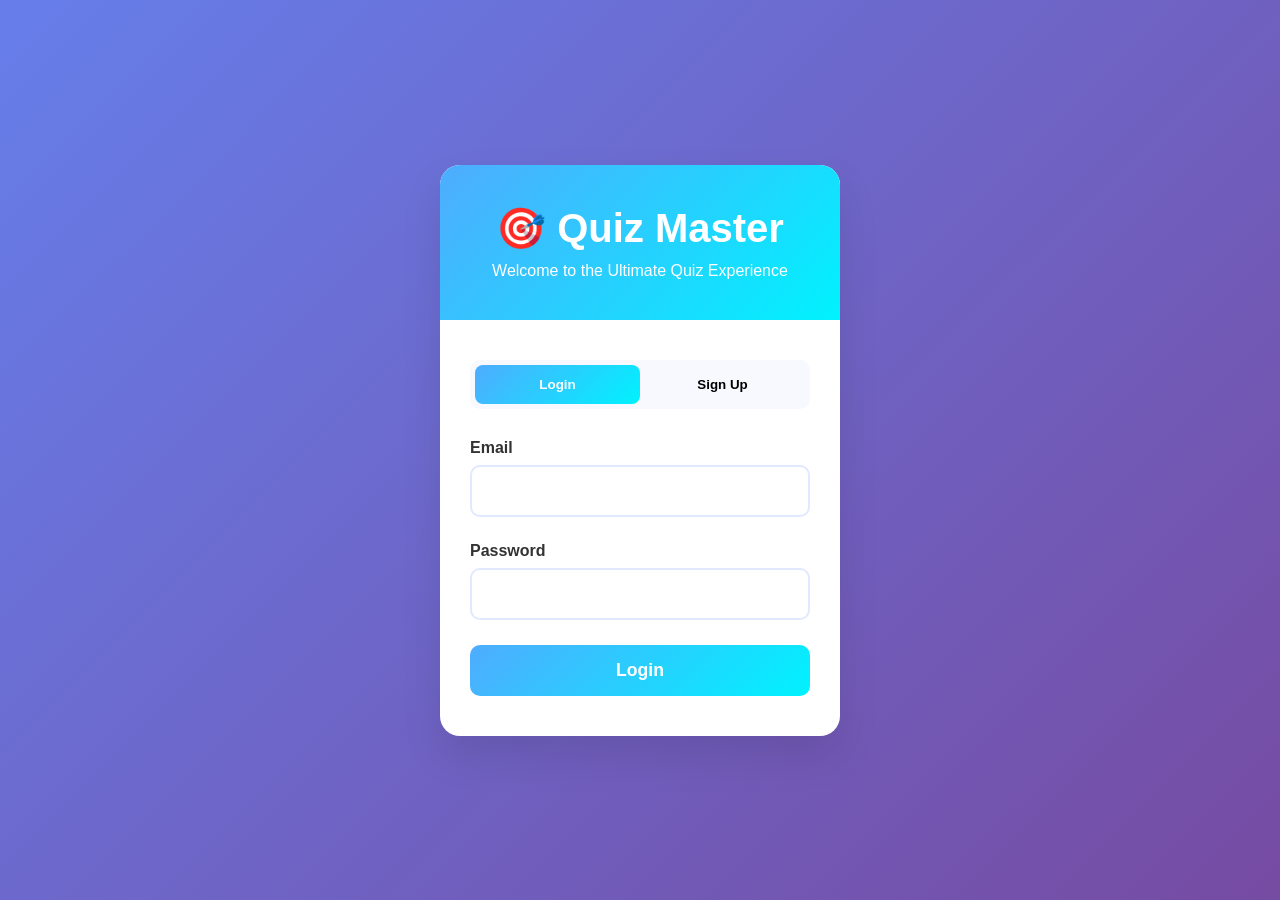
<file: index.html>
<!DOCTYPE html>
<html lang="en">
<head>
    <meta charset="UTF-8">
    <meta name="viewport" content="width=device-width, initial-scale=1.0">
    <title>Quiz Master - Interactive Quiz App</title>
    <script src="https://cdn.emailjs.com/dist/email.min.js"></script>
    <link rel="stylesheet" href="style.css">
</head>
<body>
    <!-- Login Screen -->
    <div id="login-screen" class="login-container">
        <div class="login-header">
            <h1>🎯 Quiz Master</h1>
            <p>Welcome to the Ultimate Quiz Experience</p>
        </div>
        
        <div class="login-body">
            <div class="form-tabs">
                <button class="tab-btn active" onclick="switchTab('login')">Login</button>
                <button class="tab-btn" onclick="switchTab('signup')">Sign Up</button>
            </div>
            
            <!-- Login Form -->
            <form id="login-form">
                <div class="form-group">
                    <label>Email</label>
                    <input type="email" id="login-email" required>
                </div>
                <div class="form-group">
                    <label>Password</label>
                    <input type="password" id="login-password" required>
                </div>
                <button type="submit" class="btn btn-primary" style="width: 100%;">Login</button>
            </form>
            
            <!-- Signup Form -->
            <form id="signup-form" class="hidden">
                <div class="form-group">
                    <label>Full Name</label>
                    <input type="text" id="signup-name" required>
                </div>
                <div class="form-group">
                    <label>Email</label>
                    <input type="email" id="signup-email" required>
                </div>
                <div class="form-group">
                    <label>Password</label>
                    <input type="password" id="signup-password" required>
                </div>
                <button type="submit" class="btn btn-primary" style="width: 100%;">Sign Up</button>
            </form>
        </div>
    </div>

    <!-- Main Menu Screen -->
    <div id="main-menu-screen" class="quiz-container hidden">
        <div class="quiz-header">
            <h1>🎯 Quiz Master</h1>
            <p>Choose your adventure!</p>
        </div>
        
        <div class="main-menu">
            <div class="menu-buttons">
                <button class="menu-btn start" onclick="showQuizStart()">
                    🚀 Start Quiz
                </button>
                <button class="menu-btn edit" onclick="showEditQuestions()">
                    ✏️ Edit Questions
                </button>
                <button class="menu-btn settings" onclick="showSettings()">
                    ⚙️ Settings
                </button>
            </div>
            
            <div class="sound-controls">
                <button class="sound-btn" onclick="toggleSound()" id="sound-toggle">
                    🔊
                </button>
                <button class="sound-btn" onclick="playClickSound()">
                    🎵
                </button>
            </div>
            
            <div style="margin-top: 20px;">
                <p style="color: #666;">Welcome back, <span id="user-name">User</span>!</p>
                <button class="btn btn-secondary" onclick="logout()" style="margin-top: 10px;">Logout</button>
            </div>
        </div>
    </div>

    <!-- Quiz Start Screen -->
    <div id="quiz-start-screen" class="quiz-container hidden">
        <div class="quiz-header">
            <h1>🧠 Quiz Challenge</h1>
            <p>Test your knowledge with our interactive quiz!</p>
        </div>
        
        <div class="start-screen">
            <h2>Ready to Start?</h2>
            <p>This quiz contains <span id="total-questions-display">10</span> questions with different types including Multiple Choice, True/False, and Identification. Good luck!</p>
            <div style="margin: 30px 0;">
                <button class="btn btn-primary" onclick="startQuiz()">Start Quiz</button>
                <button class="btn btn-secondary" onclick="showMainMenu()">Back to Menu</button>
            </div>
        </div>
    </div>
        
    <!-- Edit Questions Screen -->
    <div id="edit-screen" class="quiz-container hidden">
        <div class="quiz-header">
            <h1>✏️ Edit Questions</h1>
            <p>Create and manage quiz questions</p>
        </div>
        
        <div class="edit-container">
            <button class="back-btn" onclick="showMainMenu()">← Back to Menu</button>
            
            <div class="edit-header">
                <h2>Question Creator</h2>
                <p>Add new questions to your quiz</p>
            </div>
            
            <div class="question-type-selector">
                <button class="type-btn active" onclick="selectQuestionType('multiple-choice')">Multiple Choice</button>
                <button class="type-btn" onclick="selectQuestionType('true-false')">True/False</button>
                <button class="type-btn" onclick="selectQuestionType('identification')">Identification</button>
            </div>
            
            <div class="question-form">
                <div class="form-group">
                    <label>Question</label>
                    <input type="text" id="question-input" placeholder="Enter your question here...">
                </div>
                
                <!-- Multiple Choice Options -->
                <div id="multiple-choice-options">
                    <div class="form-group">
                        <label>Answer Options</label>
                        <input type="text" id="option-1" placeholder="Option 1">
                        <input type="text" id="option-2" placeholder="Option 2" style="margin-top: 10px;">
                        <input type="text" id="option-3" placeholder="Option 3" style="margin-top: 10px;">
                        <input type="text" id="option-4" placeholder="Option 4" style="margin-top: 10px;">
                    </div>
                    <div class="form-group">
                        <label>Correct Answer</label>
                        <select id="correct-answer" style="width: 100%; padding: 15px; border: 2px solid #e1e8ff; border-radius: 10px;">
                            <option value="0">Option 1</option>
                            <option value="1">Option 2</option>
                            <option value="2">Option 3</option>
                            <option value="3">Option 4</option>
                        </select>
                    </div>
                </div>
                
                <!-- True/False Options -->
                <div id="true-false-options" class="hidden">
                    <div class="true-false-options">
                        <div class="tf-option" onclick="selectTrueFalse(true)">True</div>
                        <div class="tf-option" onclick="selectTrueFalse(false)">False</div>
                    </div>
                </div>
                
                <!-- Identification Options -->
                <div id="identification-options" class="hidden">
                    <div class="form-group">
                        <label>Correct Answer</label>
                        <input type="text" id="identification-answer" class="identification-input" placeholder="Enter the correct answer...">
                    </div>
                </div>
                
                <button class="btn btn-primary" onclick="addQuestion()" style="width: 100%; margin-top: 20px;">Add Question</button>
            </div>
            
            <div class="question-list" id="question-list">
                <!-- Questions will be displayed here -->
            </div>
        </div>
    </div>

    <!-- Settings Screen -->
    <div id="settings-screen" class="quiz-container hidden">
        <div class="quiz-header">
            <h1>⚙️ Settings</h1>
            <p>Customize your quiz experience</p>
        </div>
        
        <div class="settings-container">
            <button class="back-btn" onclick="showMainMenu()">← Back to Menu</button>
            
            <div class="settings-section">
                <h3>Sound Settings</h3>
                <div class="setting-item">
                    <span>Sound Effects</span>
                    <div class="toggle-switch" onclick="toggleSoundEffects()" id="sound-effects-toggle">
                        <div class="toggle-slider"></div>
                    </div>
                </div>
                <div class="setting-item">
                    <span>Background Music</span>
                    <div class="toggle-switch" onclick="toggleBackgroundMusic()" id="bg-music-toggle">
                        <div class="toggle-slider"></div>
                    </div>
                </div>
            </div>
            
            <div class="settings-section">
                <h3>Quiz Settings</h3>
                <div class="setting-item">
                    <span>Show Correct Answers</span>
                    <div class="toggle-switch active" onclick="toggleShowAnswers()" id="show-answers-toggle">
                        <div class="toggle-slider"></div>
                    </div>
                </div>
                <div class="setting-item">
                    <span>Time Limit per Question</span>
                    <select id="time-limit" style="padding: 8px; border-radius: 5px;">
                        <option value="0">No Limit</option>
                        <option value="30">30 seconds</option>
                        <option value="60">1 minute</option>
                        <option value="120">2 minutes</option>
                    </select>
                </div>
            </div>
            
            <div class="settings-section">
                <h3>Account</h3>
                <div class="setting-item">
                    <span>Reset All Questions</span>
                    <button class="delete-btn" onclick="resetAllQuestions()">Reset</button>
                </div>
                <div class="setting-item">
                    <span>Export Questions</span>
                    <button class="btn btn-secondary" onclick="exportQuestions()">Export</button>
                </div>
            </div>
        </div>
    </div>

    <!-- Quiz Screen -->
    <div id="quiz-screen" class="quiz-container hidden">
        <div class="quiz-header">
            <h1>🧠 Quiz Challenge</h1>
            <p>Answer the questions below</p>
        </div>
        
        <div class="quiz-body">
            <div class="progress-bar">
                <div class="progress-fill" id="progress-fill"></div>
            </div>
            
            <div class="question-counter">
                <span id="current-question">1</span> of <span id="total-questions">10</span>
            </div>
            
            <div class="question-container">
                <h2 class="question" id="question-text"></h2>
                <div class="answers" id="answers-container"></div>
            </div>
            
            <div class="quiz-buttons">
                <button class="btn btn-secondary" id="prev-btn" onclick="previousQuestion()" disabled>Previous</button>
                <button class="btn btn-primary" id="next-btn" onclick="nextQuestion()" disabled>Next</button>
            </div>
        </div>
    </div>
        
    <!-- Results Screen -->
    <div id="results-screen" class="quiz-container hidden">
        <div class="quiz-header">
            <h1>🎉 Quiz Complete!</h1>
            <p>See how well you did</p>
        </div>
        
        <div class="results-container">
            <div class="score-display" id="final-score">0/10</div>
            <div class="score-percentage" id="score-percentage">0%</div>
            <div class="performance-message" id="performance-message"></div>
            <div style="display: flex; gap: 15px; margin-top: 20px;">
                <button class="btn btn-primary" onclick="restartQuiz()">Take Quiz Again</button>
                <button class="btn btn-secondary" onclick="showMainMenu()">Main Menu</button>
            </div>
        </div>
    </div>

    <script src="script.js"></script>
</body>
</html>
</file>
<file: style.css>
/* Reset and Base Styles */
* {
    margin: 0;
    padding: 0;
    box-sizing: border-box;
}

body {
    font-family: 'Segoe UI', Tahoma, Geneva, Verdana, sans-serif;
    background: linear-gradient(135deg, #667eea 0%, #764ba2 100%);
    min-height: 100vh;
    display: flex;
    justify-content: center;
    align-items: center;
    padding: 20px;
}

/* Login Form Styles */
.login-container {
    background: white;
    border-radius: 20px;
    box-shadow: 0 20px 40px rgba(0, 0, 0, 0.1);
    max-width: 400px;
    width: 100%;
    overflow: hidden;
    text-align: center;
}

.login-header {
    background: linear-gradient(135deg, #4facfe 0%, #00f2fe 100%);
    color: white;
    padding: 40px 30px;
}

.login-header h1 {
    font-size: 2.5rem;
    margin-bottom: 10px;
    font-weight: 700;
}

.login-body {
    padding: 40px 30px;
}

.form-group {
    margin-bottom: 25px;
    text-align: left;
}

.form-group label {
    display: block;
    margin-bottom: 8px;
    font-weight: 600;
    color: #333;
}

.form-group input {
    width: 100%;
    padding: 15px;
    border: 2px solid #e1e8ff;
    border-radius: 10px;
    font-size: 1rem;
    transition: border-color 0.3s ease;
}

.form-group input:focus {
    outline: none;
    border-color: #4facfe;
}

.form-tabs {
    display: flex;
    margin-bottom: 30px;
    background: #f8f9ff;
    border-radius: 10px;
    padding: 5px;
}

.tab-btn {
    flex: 1;
    padding: 12px;
    border: none;
    background: transparent;
    border-radius: 8px;
    cursor: pointer;
    font-weight: 600;
    transition: all 0.3s ease;
}

.tab-btn.active {
    background: linear-gradient(135deg, #4facfe 0%, #00f2fe 100%);
    color: white;
}

/* Main Menu Styles */
.main-menu {
    text-align: center;
    padding: 40px;
}

.main-menu h2 {
    font-size: 2.5rem;
    margin-bottom: 30px;
    color: #333;
}

.menu-buttons {
    display: flex;
    flex-direction: column;
    gap: 20px;
    margin-bottom: 30px;
}

.menu-btn {
    padding: 20px;
    border: none;
    border-radius: 15px;
    font-size: 1.3rem;
    font-weight: 600;
    cursor: pointer;
    transition: all 0.3s ease;
    position: relative;
    overflow: hidden;
}

.menu-btn.start {
    background: linear-gradient(135deg, #56ab2f 0%, #a8e6cf 100%);
    color: white;
}

.menu-btn.edit {
    background: linear-gradient(135deg, #f093fb 0%, #f5576c 100%);
    color: white;
}

.menu-btn.settings {
    background: linear-gradient(135deg, #4facfe 0%, #00f2fe 100%);
    color: white;
}

.menu-btn:hover {
    transform: translateY(-3px);
    box-shadow: 0 10px 20px rgba(0, 0, 0, 0.2);
}

.sound-controls {
    display: flex;
    justify-content: center;
    gap: 15px;
    margin-top: 20px;
}

.sound-btn {
    padding: 15px;
    border: none;
    border-radius: 50%;
    background: linear-gradient(135deg, #667eea 0%, #764ba2 100%);
    color: white;
    font-size: 1.5rem;
    cursor: pointer;
    transition: all 0.3s ease;
    width: 60px;
    height: 60px;
}

.sound-btn:hover {
    transform: scale(1.1);
}

/* Edit Questions Styles */
.edit-container {
    padding: 40px;
}

.edit-header {
    text-align: center;
    margin-bottom: 30px;
}

.edit-header h2 {
    font-size: 2rem;
    color: #333;
    margin-bottom: 10px;
}

.question-type-selector {
    display: flex;
    gap: 10px;
    margin-bottom: 30px;
    flex-wrap: wrap;
}

.type-btn {
    padding: 12px 20px;
    border: 2px solid #e1e8ff;
    border-radius: 25px;
    background: #f8f9ff;
    cursor: pointer;
    transition: all 0.3s ease;
    font-weight: 600;
}

.type-btn.active {
    background: linear-gradient(135deg, #4facfe 0%, #00f2fe 100%);
    color: white;
    border-color: #4facfe;
}

.question-form {
    background: #f8f9ff;
    padding: 30px;
    border-radius: 15px;
    margin-bottom: 20px;
}

.question-list {
    max-height: 300px;
    overflow-y: auto;
    margin-top: 30px;
}

.question-item {
    background: white;
    padding: 20px;
    border-radius: 10px;
    margin-bottom: 15px;
    border-left: 4px solid #4facfe;
    box-shadow: 0 2px 5px rgba(0, 0, 0, 0.1);
}

.question-item h4 {
    color: #333;
    margin-bottom: 10px;
}

.question-item .type-badge {
    display: inline-block;
    padding: 4px 12px;
    border-radius: 20px;
    font-size: 0.8rem;
    font-weight: 600;
    margin-bottom: 10px;
}

.type-badge.multiple-choice {
    background: #e3f2fd;
    color: #1976d2;
}

.type-badge.true-false {
    background: #f3e5f5;
    color: #7b1fa2;
}

.type-badge.identification {
    background: #e8f5e8;
    color: #388e3c;
}

/* Settings Styles */
.settings-container {
    padding: 40px;
}

.settings-section {
    background: #f8f9ff;
    padding: 25px;
    border-radius: 15px;
    margin-bottom: 20px;
}

.settings-section h3 {
    color: #333;
    margin-bottom: 15px;
}

.setting-item {
    display: flex;
    justify-content: space-between;
    align-items: center;
    margin-bottom: 15px;
}

.toggle-switch {
    position: relative;
    width: 60px;
    height: 30px;
    background: #ddd;
    border-radius: 15px;
    cursor: pointer;
    transition: background 0.3s ease;
}

.toggle-switch.active {
    background: #4facfe;
}

.toggle-slider {
    position: absolute;
    top: 3px;
    left: 3px;
    width: 24px;
    height: 24px;
    background: white;
    border-radius: 50%;
    transition: transform 0.3s ease;
}

.toggle-switch.active .toggle-slider {
    transform: translateX(30px);
}

/* Question Types Styles */
.true-false-options {
    display: flex;
    gap: 15px;
    margin-top: 15px;
}

.tf-option {
    flex: 1;
    padding: 15px;
    border: 2px solid #e1e8ff;
    border-radius: 10px;
    cursor: pointer;
    text-align: center;
    font-weight: 600;
    transition: all 0.3s ease;
}

.tf-option.selected {
    background: linear-gradient(135deg, #4facfe 0%, #00f2fe 100%);
    color: white;
    border-color: #4facfe;
}

.identification-input {
    width: 100%;
    padding: 15px;
    border: 2px solid #e1e8ff;
    border-radius: 10px;
    font-size: 1.1rem;
    margin-top: 15px;
}

.delete-btn {
    background: linear-gradient(135deg, #ff416c 0%, #ff4b2b 100%);
    color: white;
    border: none;
    padding: 8px 15px;
    border-radius: 5px;
    cursor: pointer;
    font-size: 0.9rem;
    margin-top: 10px;
}

.back-btn {
    background: #6c757d;
    color: white;
    border: none;
    padding: 12px 25px;
    border-radius: 8px;
    cursor: pointer;
    margin-bottom: 20px;
    font-weight: 600;
}

.back-btn:hover {
    background: #5a6268;
}

/* Quiz Container Styles */
.quiz-container {
    background: white;
    border-radius: 20px;
    box-shadow: 0 20px 40px rgba(0, 0, 0, 0.1);
    max-width: 600px;
    width: 100%;
    overflow: hidden;
    position: relative;
}

.quiz-header {
    background: linear-gradient(135deg, #4facfe 0%, #00f2fe 100%);
    color: white;
    padding: 30px;
    text-align: center;
}

.quiz-header h1 {
    font-size: 2.5rem;
    margin-bottom: 10px;
    font-weight: 700;
}

.quiz-header p {
    font-size: 1.1rem;
    opacity: 0.9;
}

.quiz-body {
    padding: 40px;
}

.progress-bar {
    width: 100%;
    height: 8px;
    background: #f0f0f0;
    border-radius: 4px;
    margin-bottom: 30px;
    overflow: hidden;
}

.progress-fill {
    height: 100%;
    background: linear-gradient(90deg, #4facfe 0%, #00f2fe 100%);
    border-radius: 4px;
    transition: width 0.3s ease;
    width: 0%;
}

.question-counter {
    text-align: center;
    margin-bottom: 20px;
    font-size: 1rem;
    color: #666;
}

.question-container {
    margin-bottom: 30px;
}

.question {
    font-size: 1.4rem;
    font-weight: 600;
    color: #333;
    margin-bottom: 25px;
    line-height: 1.5;
}

.answers {
    display: flex;
    flex-direction: column;
    gap: 15px;
}

.answer {
    background: #f8f9ff;
    border: 2px solid #e1e8ff;
    border-radius: 12px;
    padding: 20px;
    cursor: pointer;
    transition: all 0.3s ease;
    font-size: 1.1rem;
    position: relative;
    overflow: hidden;
}

.answer:hover {
    background: #e8f2ff;
    border-color: #4facfe;
    transform: translateY(-2px);
    box-shadow: 0 5px 15px rgba(79, 172, 254, 0.2);
}

.answer.selected {
    background: linear-gradient(135deg, #4facfe 0%, #00f2fe 100%);
    color: white;
    border-color: #4facfe;
}

.answer.correct {
    background: linear-gradient(135deg, #56ab2f 0%, #a8e6cf 100%);
    border-color: #56ab2f;
    color: white;
}

.answer.incorrect {
    background: linear-gradient(135deg, #ff416c 0%, #ff4b2b 100%);
    border-color: #ff416c;
    color: white;
}

.quiz-buttons {
    display: flex;
    justify-content: space-between;
    gap: 15px;
    margin-top: 30px;
}

.btn {
    padding: 15px 30px;
    border: none;
    border-radius: 10px;
    font-size: 1.1rem;
    font-weight: 600;
    cursor: pointer;
    transition: all 0.3s ease;
    flex: 1;
}

.btn-primary {
    background: linear-gradient(135deg, #4facfe 0%, #00f2fe 100%);
    color: white;
}

.btn-primary:hover {
    transform: translateY(-2px);
    box-shadow: 0 5px 15px rgba(79, 172, 254, 0.3);
}

.btn-secondary {
    background: #f0f0f0;
    color: #666;
}

.btn-secondary:hover {
    background: #e0e0e0;
}

.btn:disabled {
    opacity: 0.5;
    cursor: not-allowed;
    transform: none;
}

.results-container {
    text-align: center;
    padding: 40px;
}

.results-container h2 {
    font-size: 2.5rem;
    margin-bottom: 20px;
    background: linear-gradient(135deg, #4facfe 0%, #00f2fe 100%);
    -webkit-background-clip: text;
    -webkit-text-fill-color: transparent;
    background-clip: text;
}

.score-display {
    font-size: 3rem;
    font-weight: bold;
    color: #333;
    margin: 20px 0;
}

.score-percentage {
    font-size: 1.5rem;
    color: #666;
    margin-bottom: 30px;
}

.performance-message {
    font-size: 1.2rem;
    margin-bottom: 30px;
    padding: 20px;
    border-radius: 10px;
}

.excellent {
    background: linear-gradient(135deg, #56ab2f 0%, #a8e6cf 100%);
    color: white;
}

.good {
    background: linear-gradient(135deg, #f093fb 0%, #f5576c 100%);
    color: white;
}

.needs-improvement {
    background: linear-gradient(135deg, #ff9a9e 0%, #fecfef 100%);
    color: #333;
}

/* Utility Classes */
.hidden {
    display: none;
}

.fade-in {
    animation: fadeIn 0.5s ease-in;
}

@keyframes fadeIn {
    from { opacity: 0; transform: translateY(20px); }
    to { opacity: 1; transform: translateY(0); }
}

.start-screen {
    text-align: center;
    padding: 40px;
}

.start-screen h2 {
    font-size: 2rem;
    margin-bottom: 20px;
    color: #333;
}

.start-screen p {
    font-size: 1.1rem;
    color: #666;
    margin-bottom: 30px;
    line-height: 1.6;
}

/* Responsive Design */
@media (max-width: 480px) {
    .quiz-container {
        margin: 10px;
    }
    
    .quiz-header h1 {
        font-size: 2rem;
    }
    
    .quiz-body {
        padding: 30px 20px;
    }
    
    .question {
        font-size: 1.2rem;
    }
    
    .answer {
        padding: 15px;
        font-size: 1rem;
    }
}
</file>
